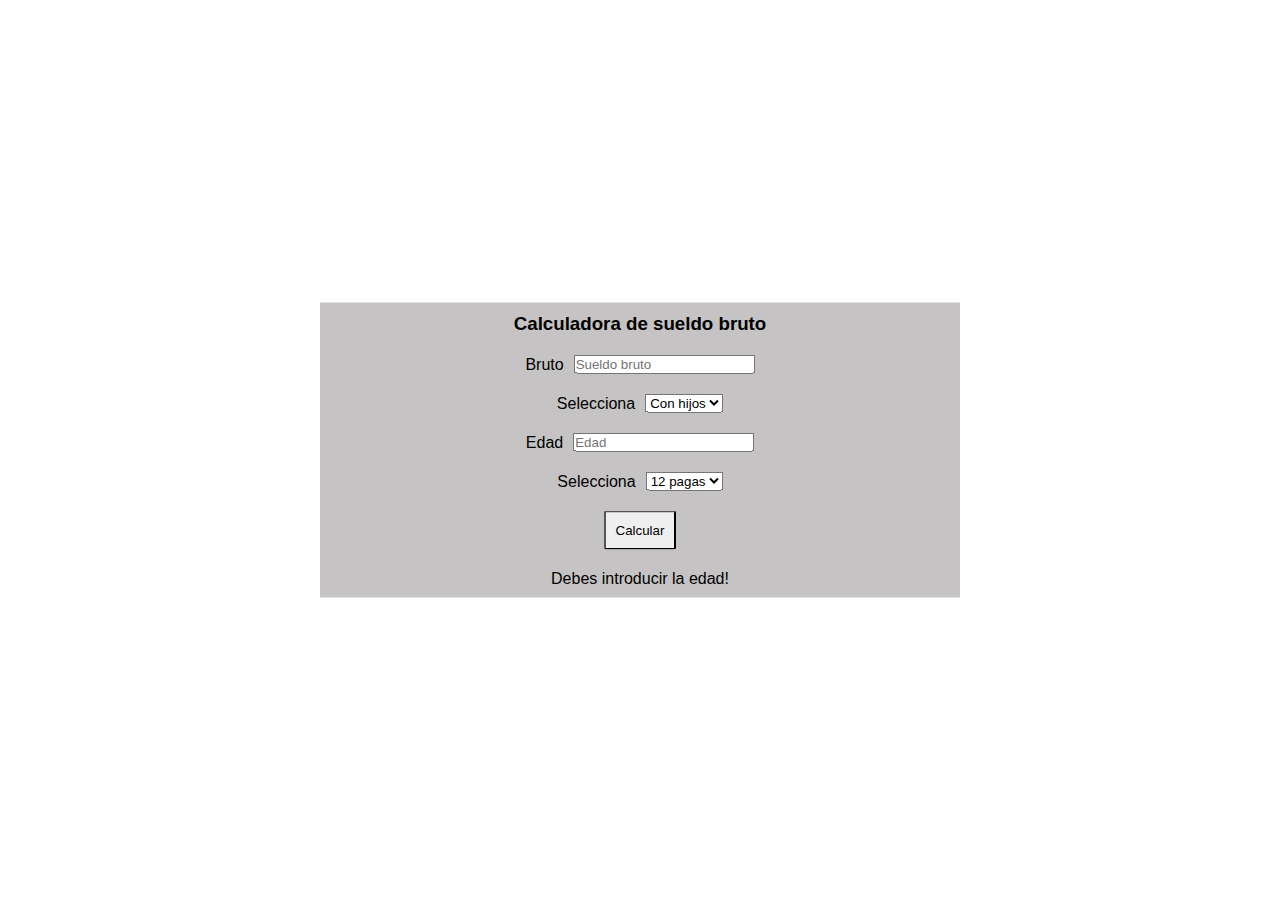
<file: calculadora sueldo neto/index.html>
<!DOCTYPE html>
<html lang="es">

<head>
    <meta charset="UTF-8">
    <meta http-equiv="X-UA-Compatible" content="IE=edge">
    <meta name="viewport" content="width=device-width, initial-scale=1.0">
    <link rel="stylesheet" href="style/style.css">
    <title>Calculadora</title>
</head>

<body>
    <section id="calculadora" class="flex calculadora">
        <h3>Calculadora de sueldo bruto</h3>
        <!--Sueldo bruto-->
        <div class="flex w-100">
            <label for="sueldo">Bruto</label>
            <input type="number" name="" id="sueldoBruto" placeholder="Sueldo bruto">
        </div>
        <!--Hijos-->
        <div class="flex w-100">
            <label for="hijos">Selecciona</label>
            <select name="" id="hijos">
            <option value="conhijos" selected>Con hijos</option>
            <option value="sinhijos">Sin hijos</option>
        </select>
            <!--Edad-->
            <div class="flex w-100">
                <label for="edad">Edad</label>
                <input type="number" name="" id="edad" placeholder="Edad">
            </div>
            <!--Pagas-->
            <div class="flex w-100">

                <label for="pagas">Selecciona</label>
                <select name="" id="pagas">
                    <option value="docepagas">12 pagas</option>
                    <option value="catorcepagas">14 pagas</option>
                </select>
            </div>
            <!--Calcular-->
            <div class="flex w-100">
                <input type="button" id="boton" value="Calcular" onclick="calcular();">
            </div>
            <div>
                <p id="total"></p>
            </div>
    </section>
    <script src="js/script.js"></script>
</body>

</html>
</file>
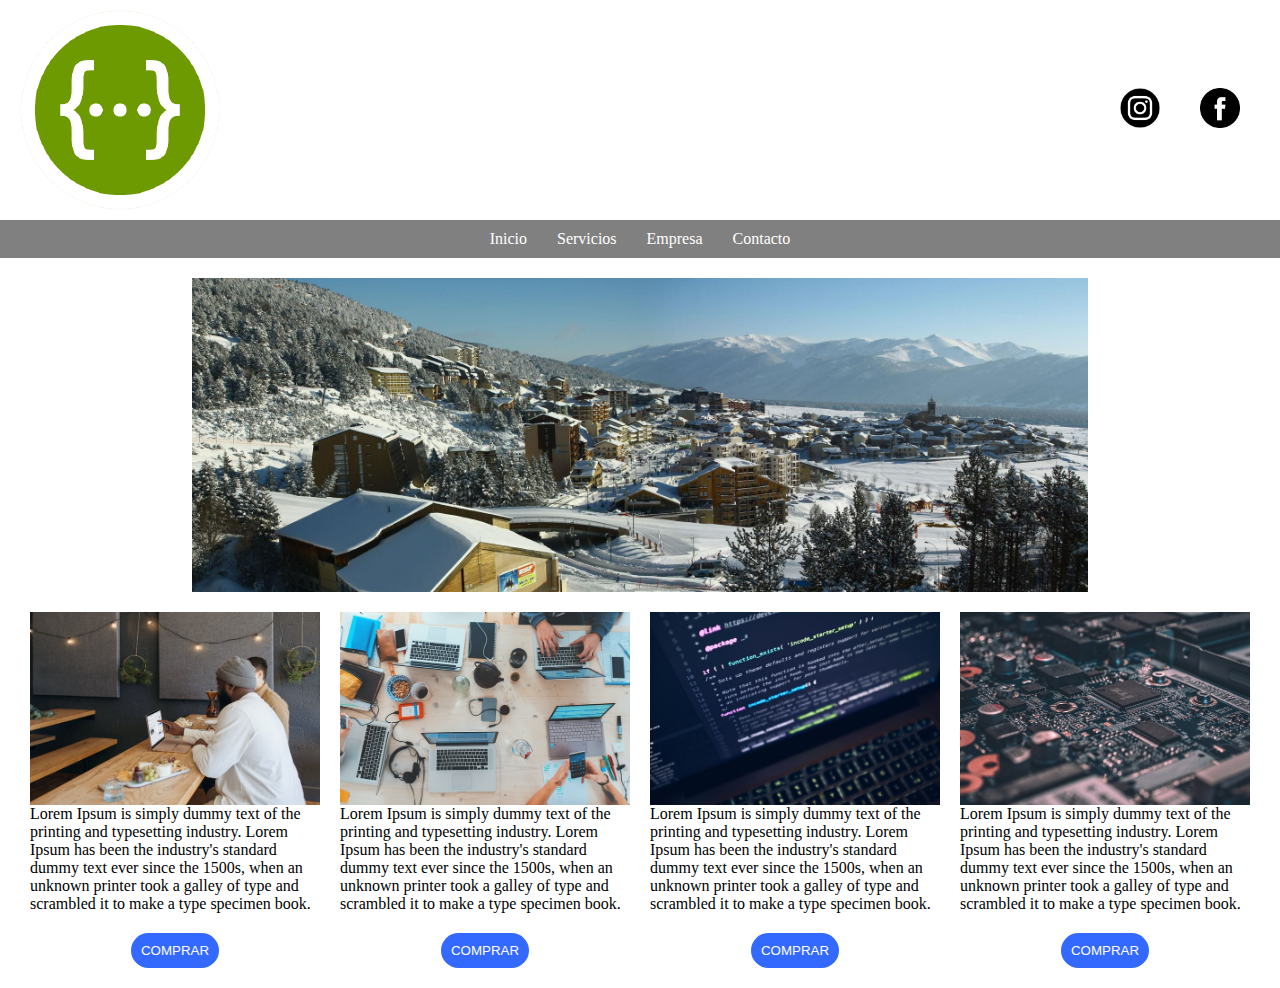
<file: ejemplo dom/index.html>
<!DOCTYPE html>
<html lang="es">

<head>
    <meta charset="UTF-8">
    <meta http-equiv="X-UA-Compatible" content="IE=edge">
    <meta name="viewport" content="width=device-width, initial-scale=1.0">
    <link rel="stylesheet" href="style/style.css">

    <script src="js/script.js"></script>
    <!--https://wireframe.cc/mjCuoS-->
    <title>DOM</title>
</head>

<body>

</body>

</html>
</file>
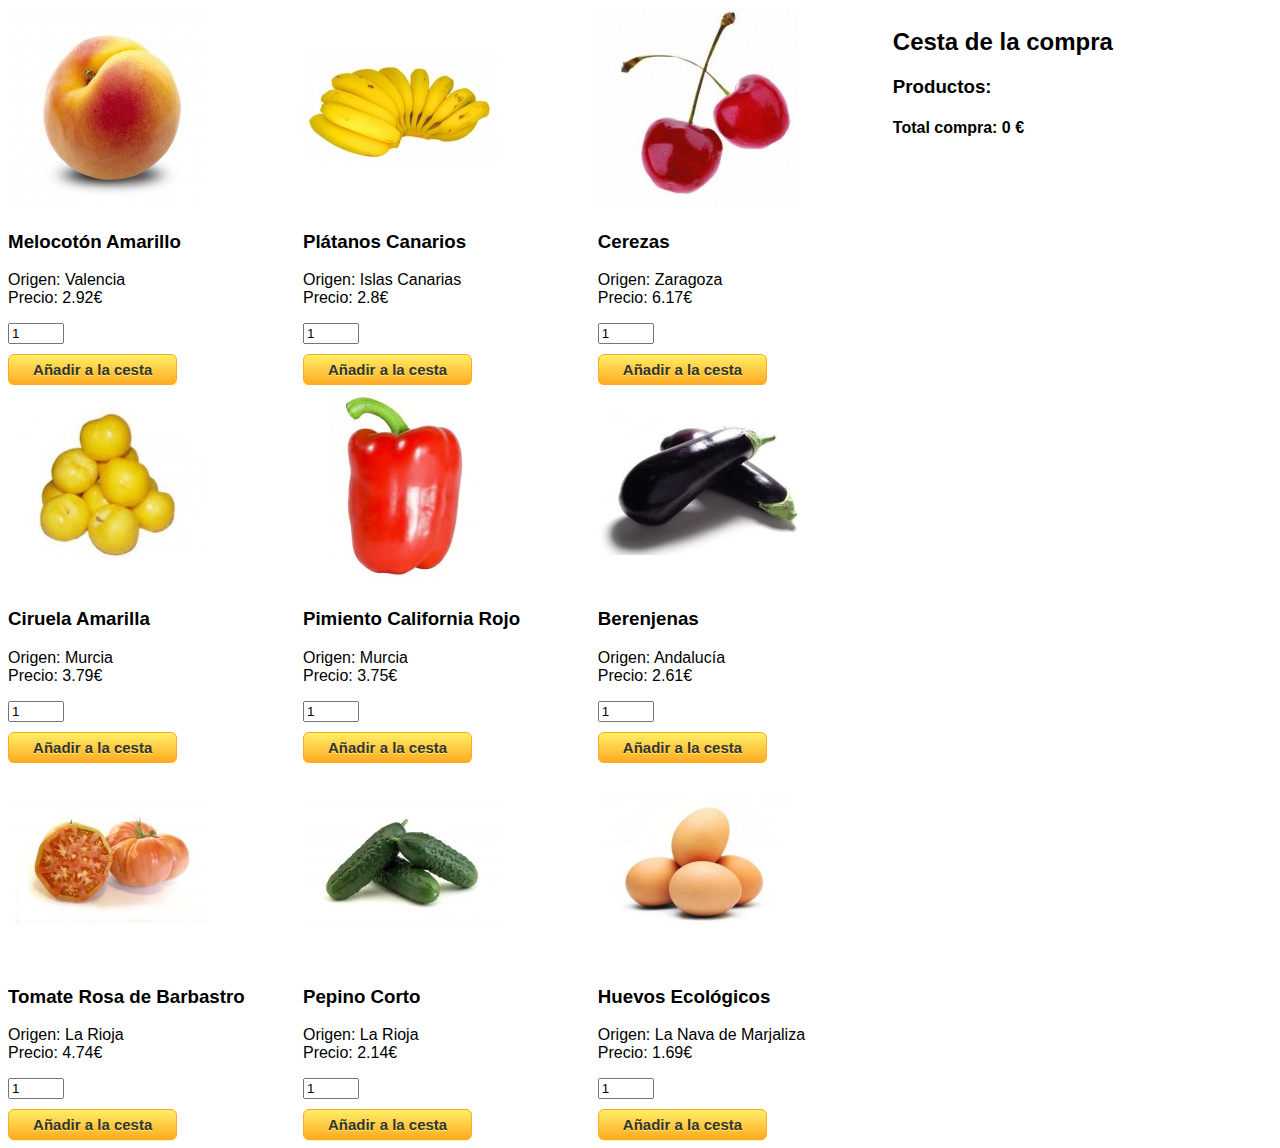
<file: fruteria/index.html>
<!DOCTYPE html>
<html lang="es">

<head>
    <meta charset="UTF-8">
    <meta http-equiv="X-UA-Compatible" content="IE=edge">
    <meta name="viewport" content="width=device-width, initial-scale=1.0">
    <link rel="stylesheet" href="style/style.css">
    <title>Fruteria</title>
</head>

<body>
    <section id="mainSection">
        <div id="products"></div>
        <div id="cart"></div>
    </section>
    <script src="scripts/script.js "></script>
</body>

</html>
</file>
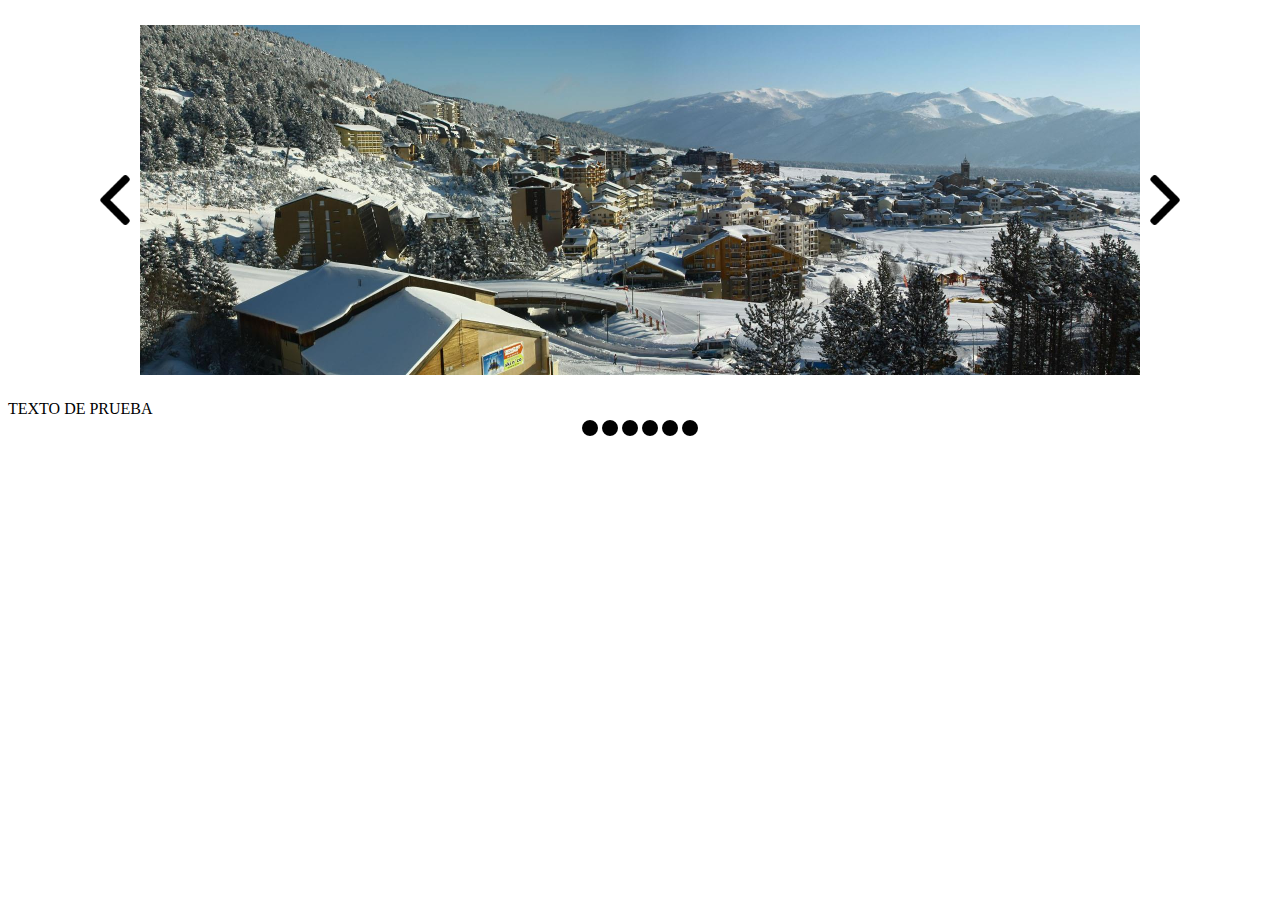
<file: galeria flechas/index.html>
<!DOCTYPE html>
<html lang="es">

<head>
    <meta charset="UTF-8">
    <meta http-equiv="X-UA-Compatible" content="IE=edge">
    <meta name="viewport" content="width=device-width, initial-scale=1.0">
    <link rel="stylesheet" href="estilos/style.css">
    <title>Galería</title>
</head>

<body>
    <div class="image">
        <img src="images/flechaizquierda.png" alt="" id="izquierda" class="flechas" onclick="cambiarFoto(event)">
        <img src="images/foto1.jpg" alt="" id="imagenGrande">
        <img src="images/flechaderecha.png" alt="" id="derecha" class="flechas" onclick="cambiarFoto(event)">

    </div>
    <div class="caption">
        <caption id="text">TEXTO DE PRUEBA</caption>
    </div>
    <div class="circulos">
        <img src="images/circle.png" alt="" id="0" onclick="cambiarFotoCirculo(event)">
        <img src="images/circle.png" alt="" id="1" onclick="cambiarFotoCirculo(event)">
        <img src="images/circle.png" alt="" id="2" onclick="cambiarFotoCirculo(event)">
        <img src="images/circle.png" alt="" id="3" onclick="cambiarFotoCirculo(event)">
        <img src="images/circle.png" alt="" id="4" onclick="cambiarFotoCirculo(event)">
        <img src="images/circle.png" alt="" id="5" onclick="cambiarFotoCirculo(event)">
    </div>
    <script src="js/script.js"></script>
</body>

</html>
</file>
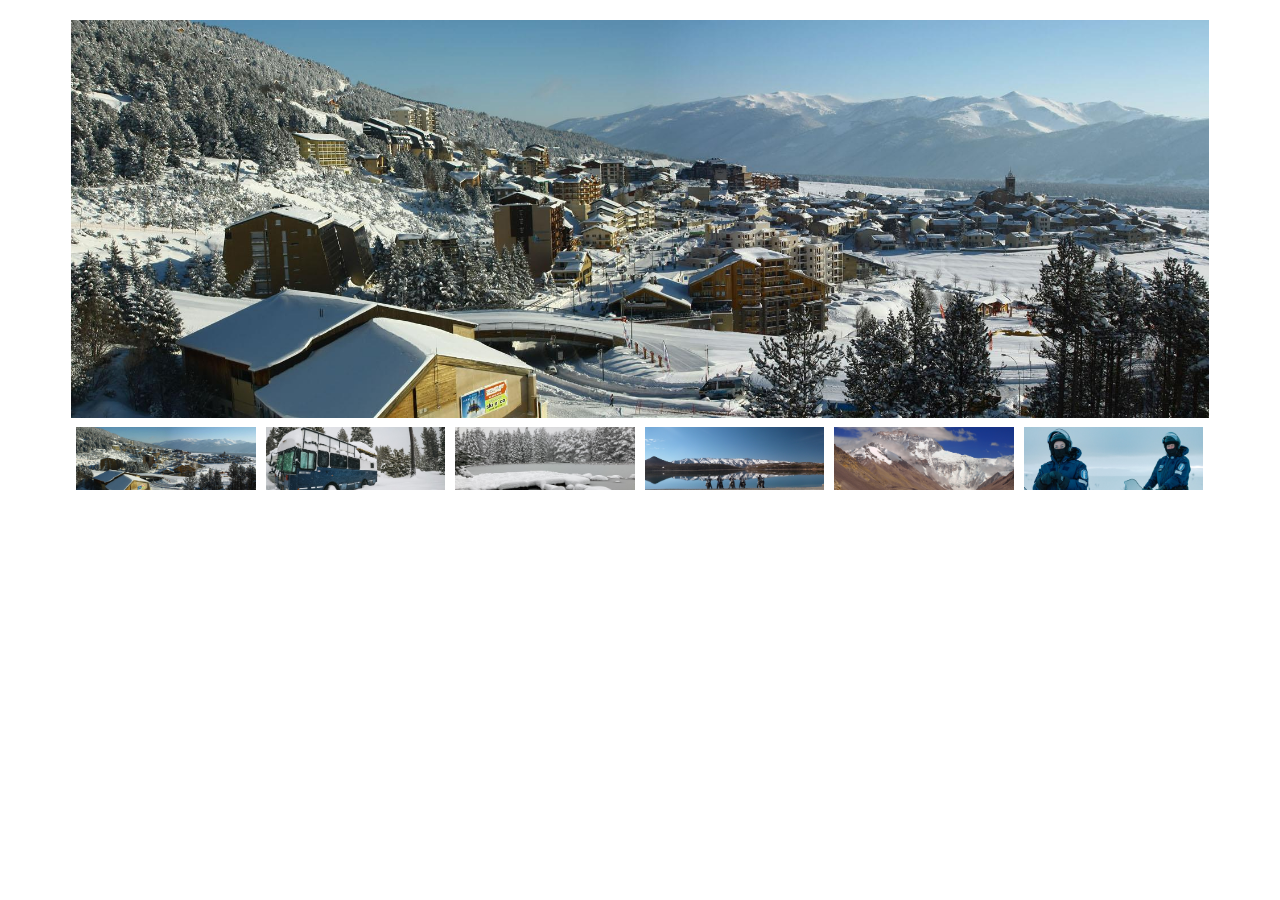
<file: galeria/index.html>
<!DOCTYPE html>
<html lang="es">

<head>
    <meta charset="UTF-8">
    <meta http-equiv="X-UA-Compatible" content="IE=edge">
    <meta name="viewport" content="width=device-width, initial-scale=1.0">
    <link rel="stylesheet" href="style/style.css">
    <title>Galería</title>
</head>

<body>
    <section>
        <div>
            <img src="images/foto1.jpg" alt="" id="imagenGrande">
        </div>
        <div class="image">
            <div class="col-2"><img src="" alt="" onclick="cambiarFoto(event)" onmouseover="cambiarOpacidad(event)" onmouseout="opacidadCien(event)"></div>
            <div class="col-2"><img src="" alt="" onclick="cambiarFoto(event)" onmouseover="cambiarOpacidad(event)" onmouseout="opacidadCien(event)"></div>
            <div class="col-2"><img src="" alt="" onclick="cambiarFoto(event)" onmouseover="cambiarOpacidad(event)" onmouseout="opacidadCien(event)"></div>
            <div class="col-2"><img src="" alt="" onclick="cambiarFoto(event)" onmouseover="cambiarOpacidad(event)" onmouseout="opacidadCien(event)"></div>
            <div class="col-2"><img src="" alt="" onclick="cambiarFoto(event)" onmouseover="cambiarOpacidad(event)" onmouseout="opacidadCien(event)"></div>
            <div class="col-2"><img src="" alt="" onclick="cambiarFoto(event)" onmouseover="cambiarOpacidad(event)" onmouseout="opacidadCien(event)"></div>
        </div>
    </section>
    <script src="js/galeria.js"></script>
</body>

</html>
</file>
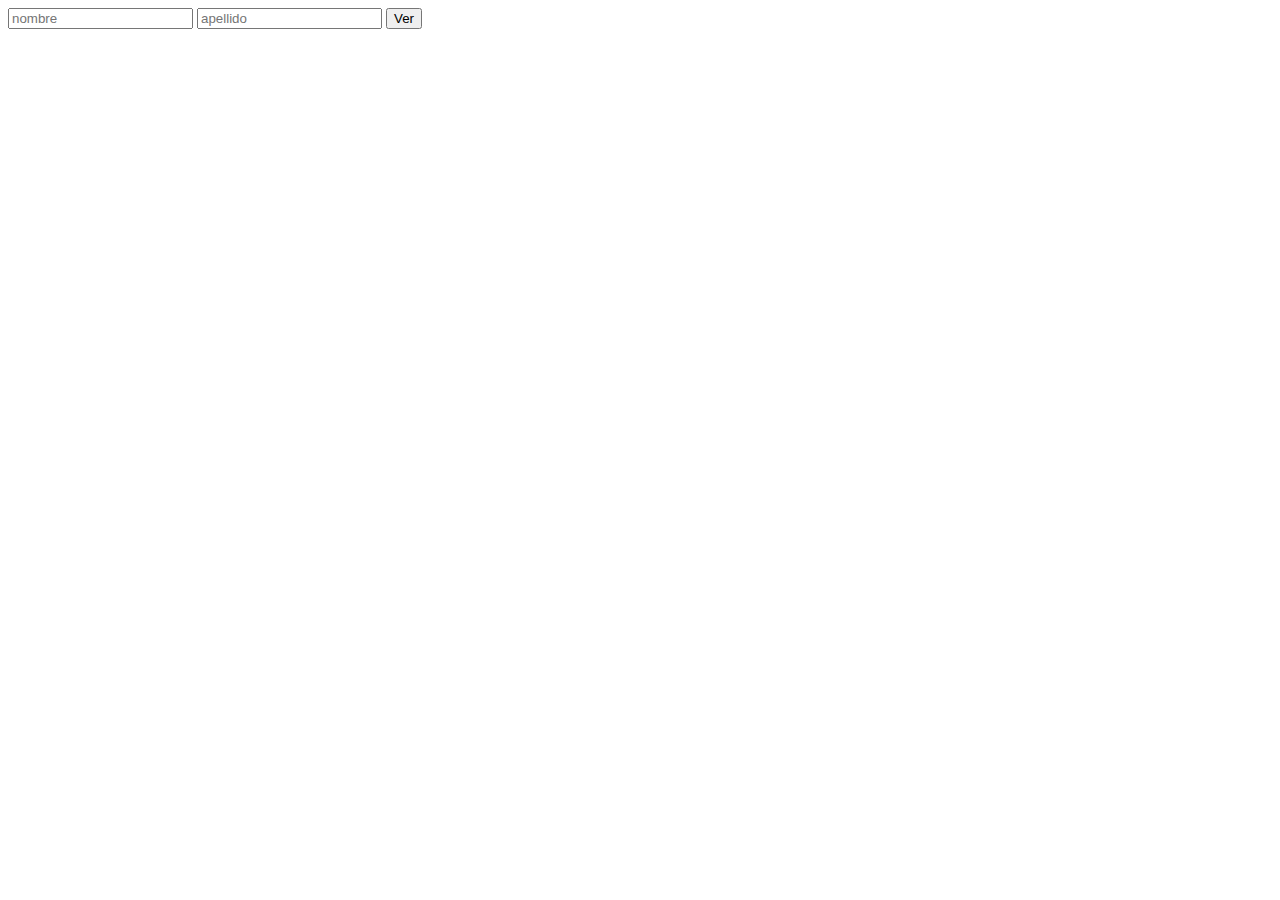
<file: intro/index.html>
<!DOCTYPE html>
<html lang="es">

<head>
    <meta charset="UTF-8">
    <meta http-equiv="X-UA-Compatible" content="IE=edge">
    <meta name="viewport" content="width=device-width, initial-scale=1.0">
    <title>Introducción JavaScript</title>
</head>

<body>
    <input type="text" name="" id="nombre" placeholder="nombre">
    <input type="text" name="" id="apellido" placeholder="apellido">
    <input type="button" value="Ver" onclick="visualizar();">
    <p id="respuesta"></p>

    <script src="js/intro.js"></script>
</body>

</html>
</file>
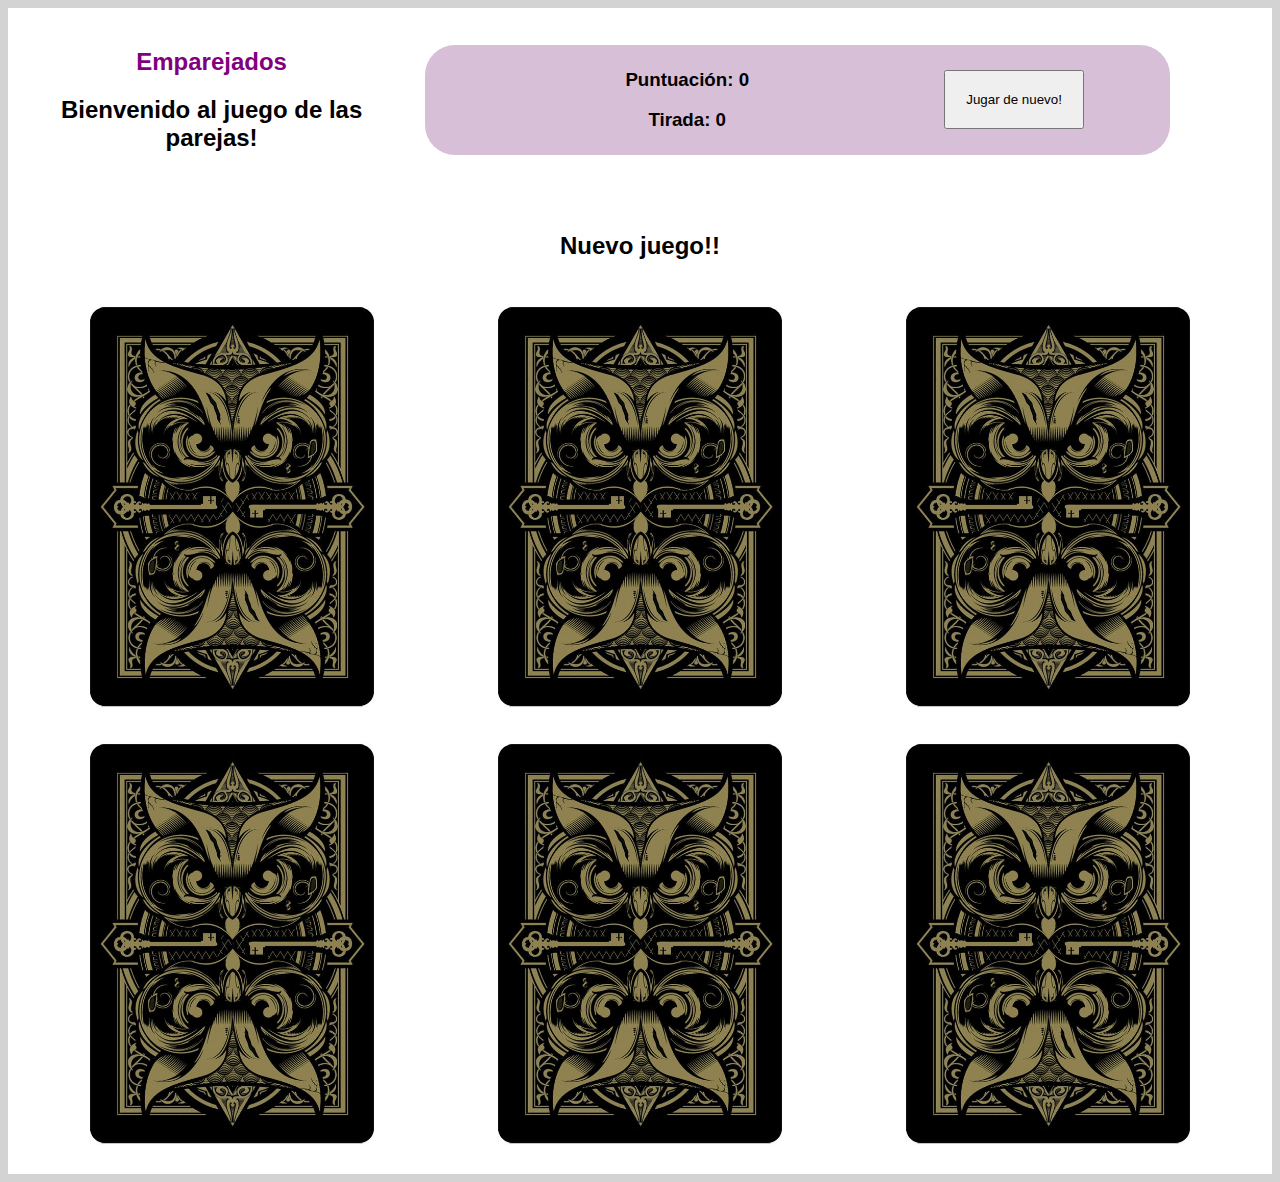
<file: juego cartas/index.html>
<!DOCTYPE html>
<html lang="es">

<head>
    <meta charset="UTF-8">
    <meta http-equiv="X-UA-Compatible" content="IE=edge">
    <meta name="viewport" content="width=device-width, initial-scale=1.0">
    <link rel="stylesheet" href="style/style.css">
    <title>¡Bienvenido al juego!</title>
</head>

<body>
    <script src="script/script.js"></script>
</body>

</html>
</file>
<file: calculadora sueldo neto/style/style.css>
* {
  -webkit-box-sizing: border-box;
          box-sizing: border-box;
  margin: 0;
  padding: 0;
  font-family: -apple-system, BlinkMacSystemFont, 'Segoe UI', Roboto, Oxygen, Ubuntu, Cantarell, 'Open Sans', 'Helvetica Neue', sans-serif;
}

* img {
  max-width: 100%;
}

.calculadora {
  position: absolute;
  left: 50%;
  top: 50%;
  -webkit-transform: translate(-50%, -50%);
          transform: translate(-50%, -50%);
  padding: 10px;
  background: #c5c3c3;
}

.calculadora div {
  padding-top: 20px;
}

.calculadora label {
  margin-right: 10px;
}

.calculadora #boton {
  padding: 10px;
  border-radius: 4%;
}

.flex {
  display: -webkit-box;
  display: -ms-flexbox;
  display: flex;
  -ms-flex-wrap: wrap;
      flex-wrap: wrap;
  -webkit-box-pack: center;
      -ms-flex-pack: center;
          justify-content: center;
  -webkit-box-align: center;
      -ms-flex-align: center;
          align-items: center;
}

.w-100 {
  width: 100%;
}
/*# sourceMappingURL=style.css.map */
</file>
<file: ejemplo dom/style/style.css>
* {
  margin: 0;
  padding: 0;
}

img {
  max-width: 100%;
  -webkit-user-drag: none;
  user-select: none;
  -moz-user-select: none;
  -webkit-user-select: none;
  -ms-user-select: none;
}

.flex {
  display: -webkit-box;
  display: -ms-flexbox;
  display: flex;
  -webkit-box-pack: justify;
      -ms-flex-pack: justify;
          justify-content: space-between;
  -webkit-box-align: center;
      -ms-flex-align: center;
          align-items: center;
  padding: 10px 20px;
}

nav {
  text-align: center;
  background-color: grey;
}

nav ul {
  list-style: none;
}

nav ul li {
  display: inline-block;
}

nav ul li a {
  color: white;
  padding: 10px 15px;
  display: inline-block;
  text-decoration: none;
}

nav ul li a:hover {
  background-color: black;
}

.imagenGrande {
  width: 70%;
  margin: 0 auto;
  padding-top: 20px;
}

.divImage {
  display: -webkit-box;
  display: -ms-flexbox;
  display: flex;
  -webkit-box-align: center;
      -ms-flex-align: center;
          align-items: center;
}

.iconos {
  width: 40px;
  margin: 0 20px;
}

.sectionContent {
  padding-top: 50px;
  display: -webkit-box;
  display: -ms-flexbox;
  display: flex;
}

.sectionContent div {
  padding: 0 10px;
}

.sectionContent {
  padding: 20px;
}

.subSection {
  display: -webkit-box;
  display: -ms-flexbox;
  display: flex;
  -webkit-box-align: center;
      -ms-flex-align: center;
          align-items: center;
  -ms-flex-wrap: wrap;
      flex-wrap: wrap;
  -webkit-box-pack: center;
      -ms-flex-pack: center;
          justify-content: center;
}

.button {
  cursor: pointer;
  padding: 10px;
  margin-top: 20px;
  border-radius: 20px;
  -webkit-box-sizing: border-box;
          box-sizing: border-box;
  text-decoration: none;
  border: 0;
  text-transform: uppercase;
  color: #FFFFFF;
  background-color: #3369ff;
  text-align: center;
}

.button:active {
  top: 0.1em;
}

.button:hover {
  background-color: #11214e;
}
/*# sourceMappingURL=style.css.map */
</file>
<file: fruteria/style/style.css>
* {
    box-sizing: border-box;
}

body {
    font-family: Arial, Helvetica, sans-serif;
}

#products {
    display: flex;
    flex-wrap: wrap;
    justify-content: center;
    align-items: center;
    width: 70%;
}

.fruit {
    width: 33.33%;
}

.buyButton {
    box-shadow: 0px 1px 0px 0px #fff6af;
    background: linear-gradient(to bottom, #ffec64 5%, #ffab23 100%);
    background-color: #ffec64;
    border-radius: 6px;
    border: 1px solid #ffaa22;
    cursor: pointer;
    color: #333333;
    display: block;
    font-size: 15px;
    font-weight: bold;
    padding: 6px 24px;
    text-decoration: none;
    text-shadow: 0px 1px 0px #ffee66;
    margin-top: 10px;
}

.buyButton:hover {
    background: linear-gradient(to bottom, #ffab23 5%, #ffec64 100%);
    background-color: #ffab23;
}

.buyButton:active {
    position: relative;
    top: 1px;
}

.deleteButton {
    box-shadow: 3px 4px 0px 0px #8a2a21;
    background: linear-gradient(to bottom, #c62d1f 5%, #f24437 100%);
    background-color: #c62d1f;
    border-radius: 18px;
    border: 1px solid #d02718;
    cursor: pointer;
    color: #ffffff;
    font-size: 17px;
    text-decoration: none;
    text-shadow: 0px 1px 0px #810e05;
    margin-left: 20px;
}

.deleteButton:hover {
    background: linear-gradient(to bottom, #f24437 5%, #c62d1f 100%);
    background-color: #f24437;
}

.deleteButton:active {
    position: relative;
    top: 1px;
}

.flex {
    display: flex;
    flex-wrap: wrap;
    justify-content: space-between;
    align-items: center;
}

#mainSection {
    display: flex;
    flex-wrap: wrap;
}
</file>
<file: galeria flechas/estilos/style.css>
* {
  -webkit-box-sizing: border-box;
          box-sizing: border-box;
}

img {
  max-width: 100%;
}

.image {
  margin: 25px auto;
  display: -webkit-box;
  display: -ms-flexbox;
  display: flex;
  width: 1000px;
  -webkit-box-align: center;
      -ms-flex-align: center;
          align-items: center;
  -webkit-box-pack: center;
      -ms-flex-pack: center;
          justify-content: center;
}

.flechas {
  height: 50px;
  cursor: pointer;
}

.circulos {
  display: -webkit-box;
  display: -ms-flexbox;
  display: flex;
  -webkit-box-pack: center;
      -ms-flex-pack: center;
          justify-content: center;
}

.circulos img {
  padding: 2px;
  cursor: pointer;
}

#text {
  z-index: 100;
  position: absolute;
  color: white;
  font-size: 24px;
  font-weight: bold;
  left: 150px;
  top: 350px;
}
/*# sourceMappingURL=style.css.map */
</file>
<file: galeria/style/style.css>
* {
  -webkit-box-sizing: border-box;
          box-sizing: border-box;
}

img {
  max-width: 100%;
}

section {
  width: 90%;
  margin: 20px auto;
}

section .image {
  display: -webkit-box;
  display: -ms-flexbox;
  display: flex;
}

section .col-2 {
  width: 16.66%;
  padding: 5px;
}

section .col-2 img {
  cursor: pointer;
}

.opacidad {
  opacity: 0.5;
}

.activa {
  border: 2px solid grey;
}
/*# sourceMappingURL=style.css.map */
</file>
<file: juego cartas/style/style.css>
body {
    font-family: 'Segoe UI', Tahoma, Geneva, Verdana, sans-serif;
    box-sizing: border-box;
    background-color: rgb(211, 211, 211);
}

img {
    max-width: 100%;
}

section {
    background-color: rgb(255, 255, 255);
    padding: 20px;
}

#fsDivOne {
    width: 30%;
    padding-right: 30px;
}

#gameTitle {
    color: purple;
}

#fsDivTwo {
    background-color: rgb(216, 191, 216);
    padding: 5px;
    border-radius: 30px;
    width: 60%;
}

#innerDiv1 {
    width: 70%;
}

#playButton {
    padding: 20px;
}

#secondSectionTitle {
    width: 100%;
}

.cardDiv {
    width: 30%;
    margin: 0 auto;
    padding-top: 20px;
}

.cardDiv img {
    width: 80%;
}

.flex {
    display: flex;
    flex-wrap: wrap;
    text-align: center;
    align-items: center;
}
</file>
